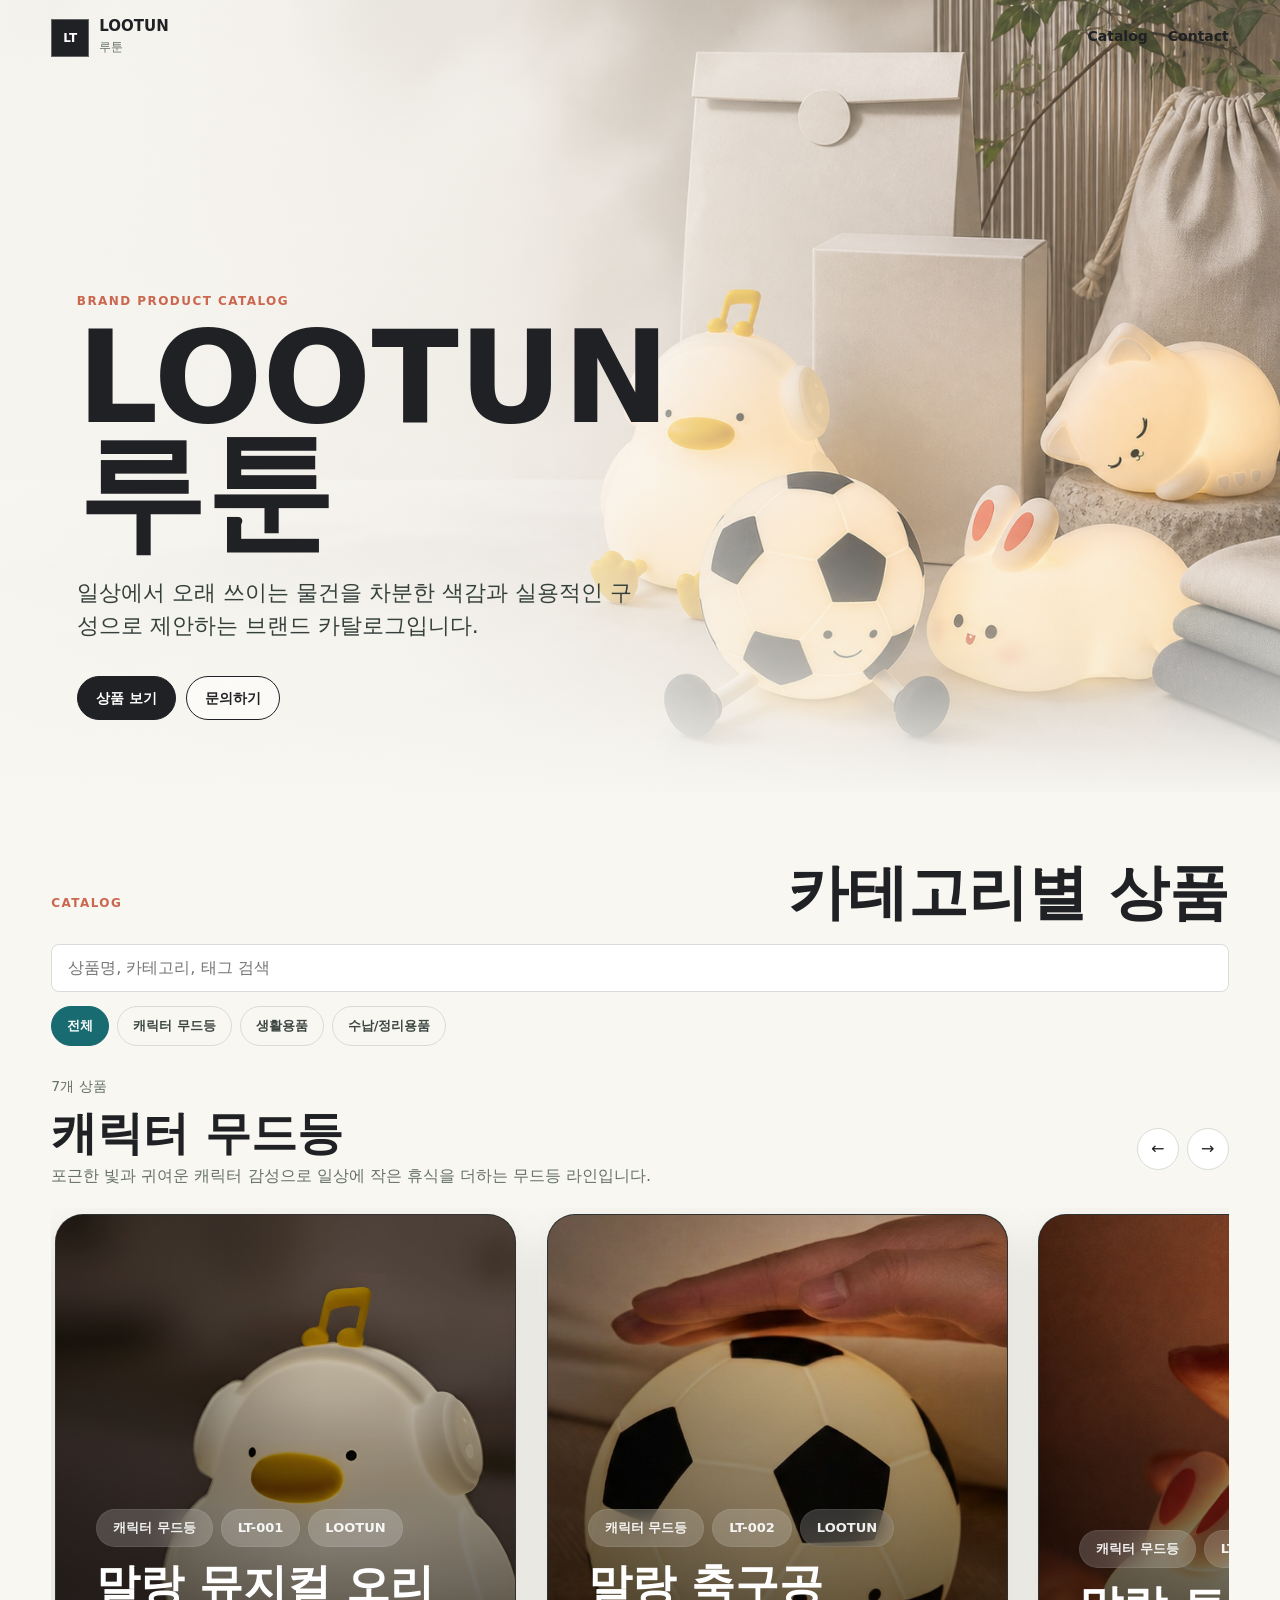
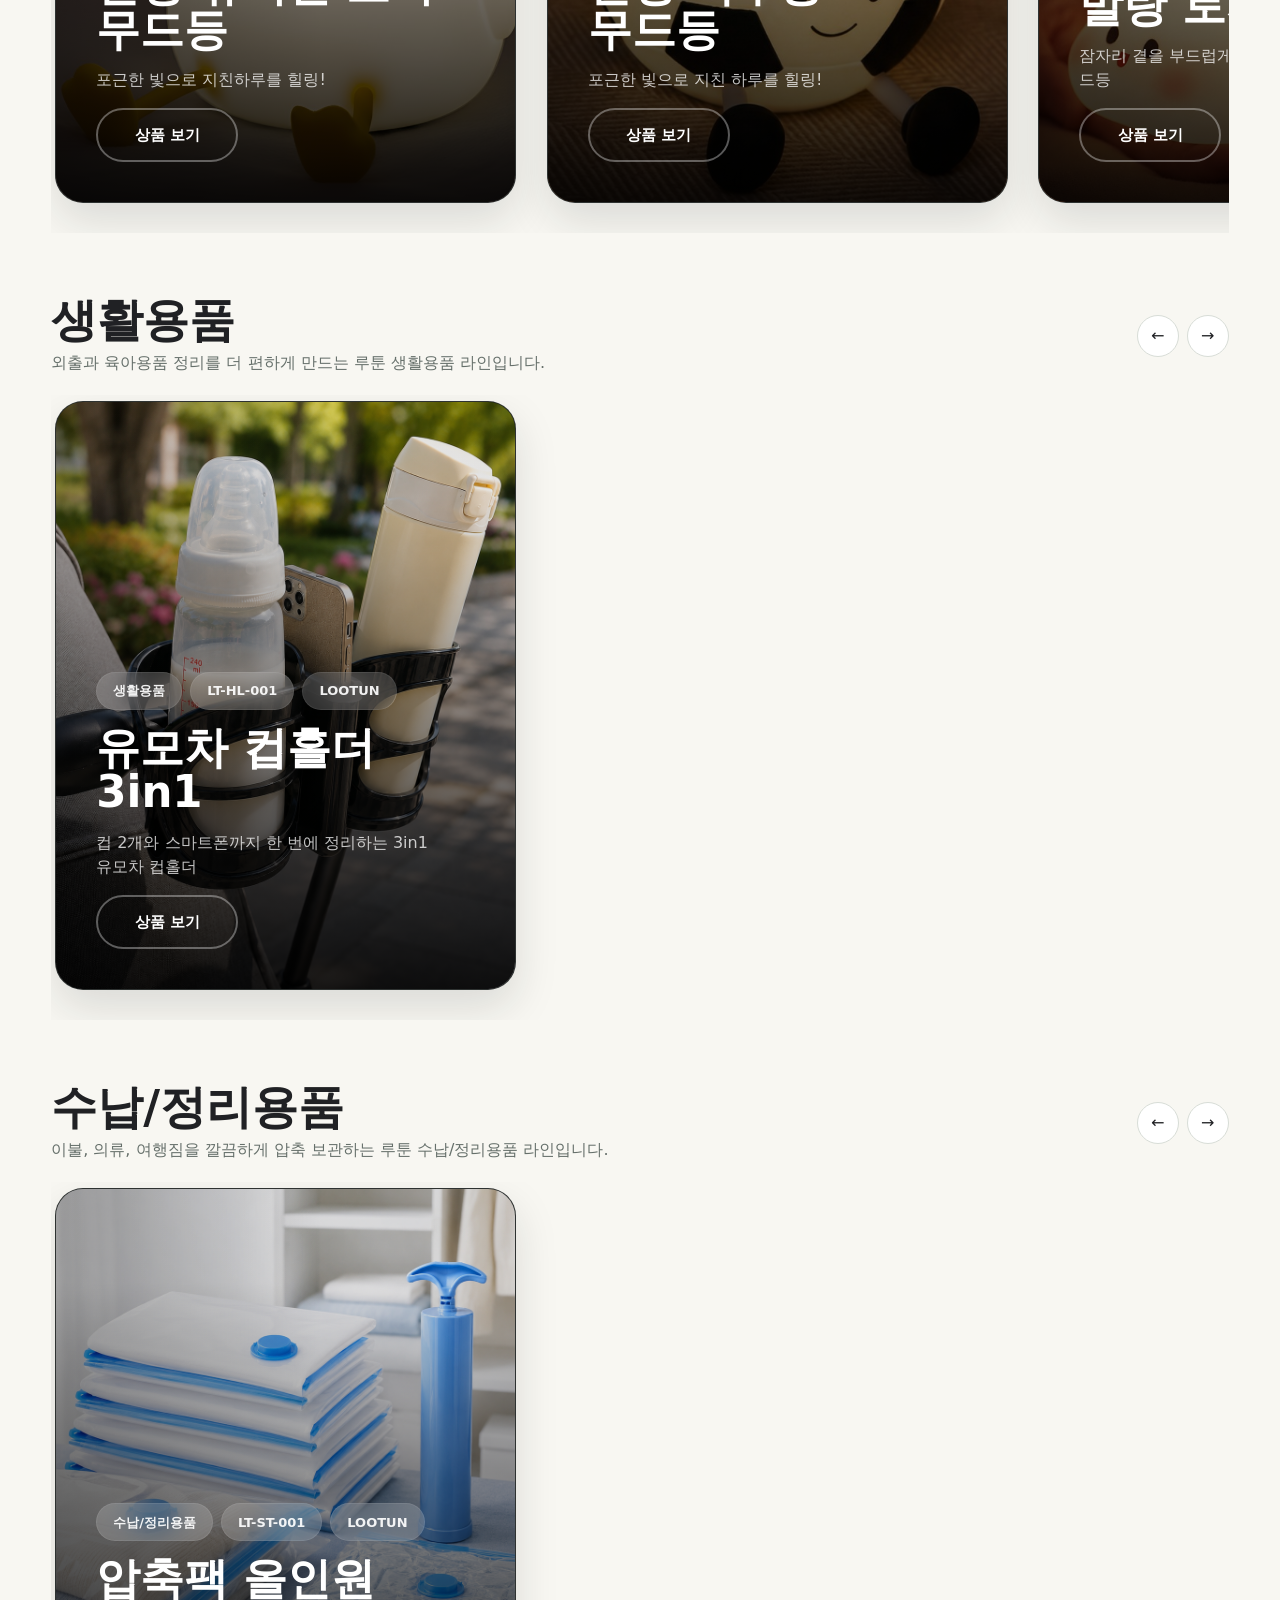
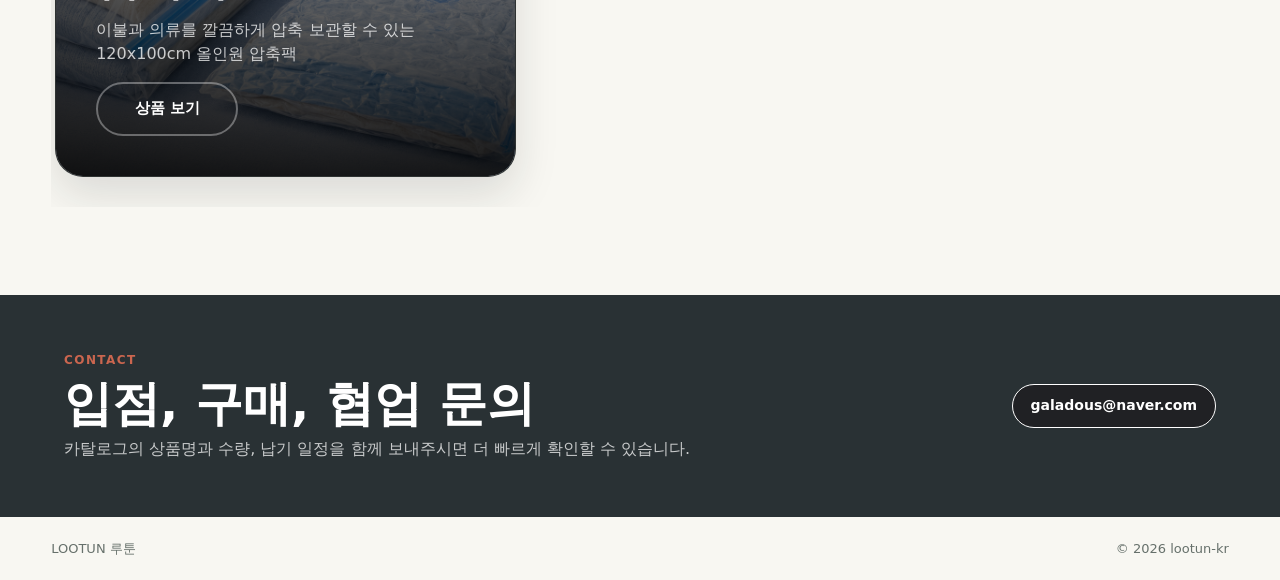
<file: index.html>
<!doctype html>
<html lang="ko">
  <head>
    <meta charset="utf-8" />
    <meta name="viewport" content="width=device-width, initial-scale=1" />
    <title>LOOTUN 루툰 | Brand Catalog</title>
    <meta
      name="description"
      content="LOOTUN 루툰 브랜드 상품 카탈로그. 카테고리별 상품을 둘러보고 상세 정보를 확인하세요."
    />
    <meta property="og:title" content="LOOTUN 루툰 | Brand Catalog" />
    <meta
      property="og:description"
      content="LOOTUN 루툰 브랜드 상품 카탈로그."
    />
    <meta property="og:image" content="assets/images/lootun-catalog-hero.png" />
    <link rel="stylesheet" href="styles.css?v=20260717-csv-refresh" />
  </head>
  <body>
    <header class="site-header" data-header>
      <a class="brand-mark" href="index.html" aria-label="LOOTUN 홈">
        <span class="brand-symbol">LT</span>
        <span>
          <strong>LOOTUN</strong>
          <small>루툰</small>
        </span>
      </a>
      <nav class="top-nav" aria-label="주요 메뉴">
        <a href="#catalog">Catalog</a>
        <a href="#contact">Contact</a>
      </nav>
    </header>

    <main>
      <section class="hero">
        <img
          class="hero-image"
          src="assets/images/lootun-catalog-hero.png"
          alt="LOOTUN 루툰 브랜드 패키지와 패브릭 제품 비주얼"
        />
        <div class="hero-scrim"></div>
        <div class="hero-content">
          <p class="eyebrow">BRAND PRODUCT CATALOG</p>
          <h1>LOOTUN 루툰</h1>
          <p>
            일상에서 오래 쓰이는 물건을 차분한 색감과 실용적인 구성으로
            제안하는 브랜드 카탈로그입니다.
          </p>
          <div class="hero-actions">
            <a class="button primary" href="#catalog">상품 보기</a>
            <a class="button ghost" href="#contact">문의하기</a>
          </div>
        </div>
      </section>

      <section class="catalog-shell" id="catalog" aria-labelledby="catalog-title">
        <div class="section-heading">
          <p class="eyebrow">CATALOG</p>
          <h2 id="catalog-title">카테고리별 상품</h2>
        </div>

        <div class="catalog-toolbar" aria-label="상품 탐색 도구">
          <label class="search-field">
            <span class="visually-hidden">상품 검색</span>
            <input
              type="search"
              id="product-search"
              placeholder="상품명, 카테고리, 태그 검색"
              autocomplete="off"
            />
          </label>
          <div class="category-tabs" id="category-tabs" aria-label="카테고리 필터"></div>
        </div>

        <div class="status-line" id="catalog-status" role="status" aria-live="polite"></div>
        <div class="category-stack" id="category-stack"></div>
      </section>

      <section class="contact-band" id="contact" aria-labelledby="contact-title">
        <div>
          <p class="eyebrow">CONTACT</p>
          <h2 id="contact-title">입점, 구매, 협업 문의</h2>
          <p>
            카탈로그의 상품명과 수량, 납기 일정을 함께 보내주시면 더 빠르게
            확인할 수 있습니다.
          </p>
        </div>
        <a class="button primary dark" href="mailto:galadous@naver.com">galadous@naver.com</a>
      </section>
    </main>

    <footer class="site-footer">
      <span>LOOTUN 루툰</span>
      <span>© <span id="year"></span> lootun-kr</span>
    </footer>

    <script src="script.js?v=20260717-csv-refresh"></script>
  </body>
</html>
</file>
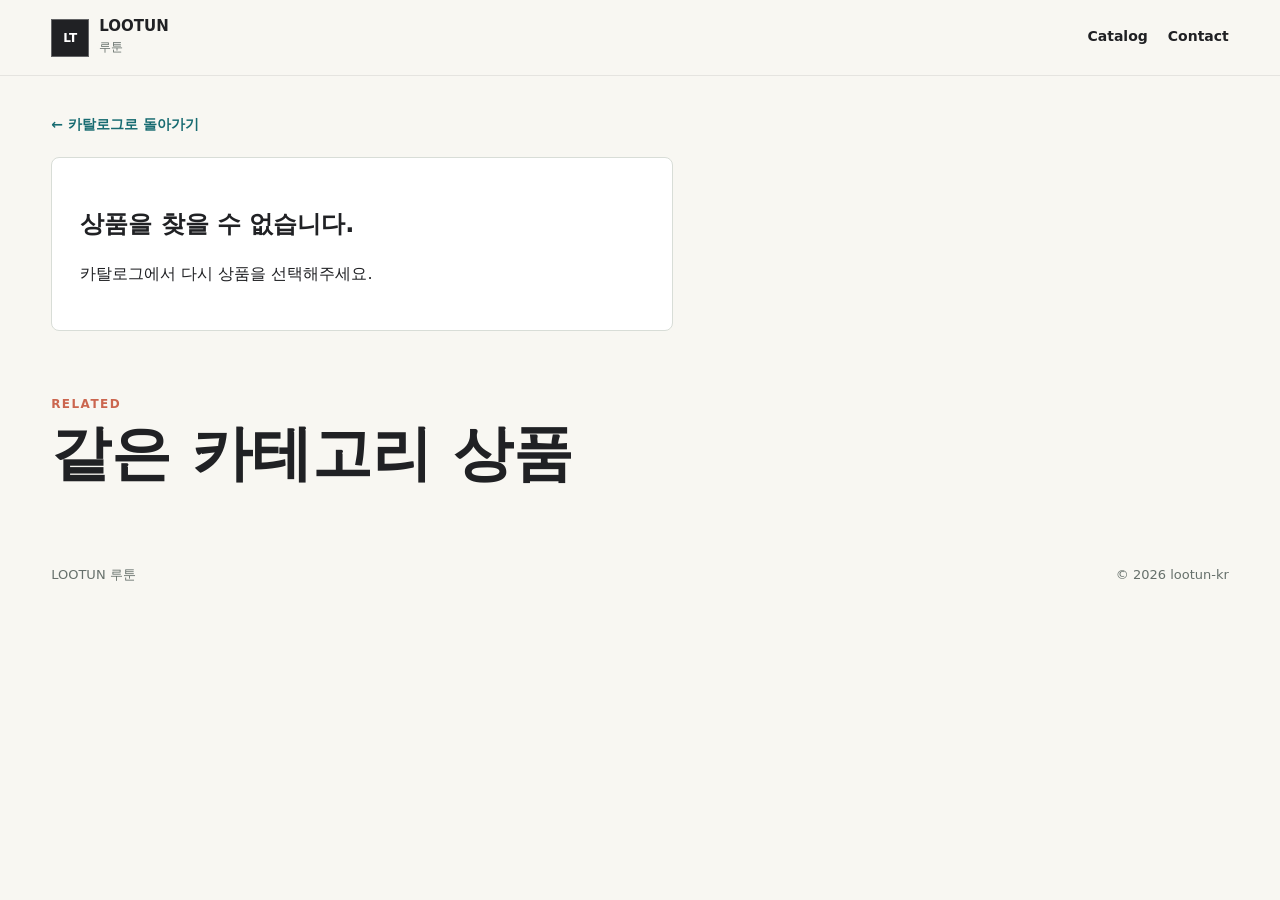
<file: product.html>
<!doctype html>
<html lang="ko">
  <head>
    <meta charset="utf-8" />
    <meta name="viewport" content="width=device-width, initial-scale=1" />
    <title>LOOTUN 루툰 | Product Detail</title>
    <meta
      name="description"
      content="LOOTUN 루툰 상품 상세 정보."
    />
    <link rel="stylesheet" href="styles.css?v=20260717-csv-refresh" />
  </head>
  <body>
    <header class="site-header solid">
      <a class="brand-mark" href="index.html" aria-label="LOOTUN 홈">
        <span class="brand-symbol">LT</span>
        <span>
          <strong>LOOTUN</strong>
          <small>루툰</small>
        </span>
      </a>
      <nav class="top-nav" aria-label="주요 메뉴">
        <a href="index.html#catalog">Catalog</a>
        <a href="index.html#contact">Contact</a>
      </nav>
    </header>

    <main class="detail-main">
      <a class="back-link" href="index.html#catalog">← 카탈로그로 돌아가기</a>
      <section class="product-detail" id="product-detail" aria-live="polite"></section>
      <section class="detail-image-section" id="detail-image-section" aria-label="상품 상세 이미지"></section>
      <section class="related-section" aria-labelledby="related-title">
        <div class="section-heading compact">
          <p class="eyebrow">RELATED</p>
          <h2 id="related-title">같은 카테고리 상품</h2>
        </div>
        <div class="related-grid" id="related-grid"></div>
      </section>
    </main>

    <footer class="site-footer">
      <span>LOOTUN 루툰</span>
      <span>© <span id="year"></span> lootun-kr</span>
    </footer>

    <script src="script.js?v=20260717-csv-refresh"></script>
  </body>
</html>
</file>
<file: styles.css>
:root {
  --ink: #202124;
  --muted: #66706b;
  --line: #d8ddd7;
  --paper: #f8f7f2;
  --white: #ffffff;
  --sage: #60786b;
  --teal: #176b71;
  --coral: #cb664f;
  --gold: #c49a45;
  --charcoal: #293134;
  --shadow: 0 28px 72px rgba(18, 23, 22, 0.2);
  color-scheme: light;
}

* {
  box-sizing: border-box;
}

html {
  scroll-behavior: smooth;
}

body {
  margin: 0;
  background: var(--paper);
  color: var(--ink);
  font-family:
    Inter, ui-sans-serif, system-ui, -apple-system, BlinkMacSystemFont, "Segoe UI",
    sans-serif;
  line-height: 1.5;
  letter-spacing: 0;
}

a {
  color: inherit;
  text-decoration: none;
}

button,
input {
  font: inherit;
  letter-spacing: 0;
}

img {
  display: block;
  max-width: 100%;
}

.site-header {
  align-items: center;
  display: flex;
  gap: 24px;
  justify-content: space-between;
  left: 0;
  padding: 18px clamp(20px, 4vw, 56px);
  position: fixed;
  right: 0;
  top: 0;
  transition:
    background 180ms ease,
    border-color 180ms ease,
    color 180ms ease;
  z-index: 20;
}

.site-header.is-scrolled,
.site-header.solid {
  background: rgba(248, 247, 242, 0.94);
  border-bottom: 1px solid rgba(32, 33, 36, 0.09);
  color: var(--ink);
  backdrop-filter: blur(16px);
}

.brand-mark {
  align-items: center;
  display: inline-flex;
  gap: 10px;
  min-width: 0;
}

.brand-symbol {
  align-items: center;
  background: var(--ink);
  border: 1px solid rgba(255, 255, 255, 0.3);
  color: var(--white);
  display: inline-flex;
  height: 38px;
  justify-content: center;
  width: 38px;
  font-size: 12px;
  font-weight: 800;
}

.brand-mark strong {
  display: block;
  font-size: 15px;
  line-height: 1;
}

.brand-mark small {
  color: var(--muted);
  display: block;
  font-size: 12px;
  margin-top: 4px;
}

.top-nav {
  align-items: center;
  display: flex;
  gap: 20px;
  font-size: 14px;
  font-weight: 700;
}

.top-nav a {
  border-bottom: 2px solid transparent;
  padding: 8px 0;
}

.top-nav a:hover {
  border-color: currentColor;
}

.hero {
  align-items: flex-end;
  display: grid;
  min-height: 88svh;
  overflow: hidden;
  padding: 120px clamp(20px, 6vw, 88px) 72px;
  position: relative;
}

.hero-image,
.hero-scrim {
  inset: 0;
  position: absolute;
}

.hero-image {
  height: 100%;
  object-fit: cover;
  object-position: center;
  width: 100%;
  z-index: -2;
}

.hero-scrim {
  background:
    linear-gradient(90deg, rgba(248, 247, 242, 0.94) 0%, rgba(248, 247, 242, 0.78) 36%, rgba(248, 247, 242, 0.2) 75%),
    linear-gradient(0deg, rgba(248, 247, 242, 0.96) 0%, rgba(248, 247, 242, 0) 34%);
  z-index: -1;
}

.hero-content {
  max-width: 680px;
}

.eyebrow {
  color: var(--coral);
  font-size: 12px;
  font-weight: 800;
  letter-spacing: 0.12em;
  margin: 0 0 10px;
}

.hero h1 {
  font-size: clamp(54px, 11vw, 128px);
  line-height: 0.9;
  margin: 0;
  word-break: keep-all;
}

.hero p:not(.eyebrow) {
  color: #35403c;
  font-size: clamp(17px, 2vw, 22px);
  margin: 26px 0 0;
  max-width: 570px;
}

.hero-actions {
  display: flex;
  flex-wrap: wrap;
  gap: 10px;
  margin-top: 34px;
}

.button {
  align-items: center;
  border: 1px solid var(--ink);
  border-radius: 999px;
  display: inline-flex;
  font-size: 14px;
  font-weight: 800;
  justify-content: center;
  min-height: 44px;
  padding: 0 18px;
  transition:
    background 160ms ease,
    color 160ms ease,
    transform 160ms ease;
}

.button:hover {
  transform: translateY(-1px);
}

.button.primary {
  background: var(--ink);
  color: var(--white);
}

.button.ghost {
  background: rgba(255, 255, 255, 0.46);
}

.button.solid-ghost {
  background: var(--white);
  border-color: var(--line);
  color: var(--ink);
}

.button.dark {
  border-color: var(--white);
}

.button.unavailable {
  background: #eef0eb;
  border-color: var(--line);
  color: #777f7a;
  cursor: not-allowed;
}

.button.unavailable:hover {
  transform: none;
}

.catalog-shell {
  padding: 70px clamp(18px, 4vw, 56px) 46px;
}

.section-heading {
  align-items: end;
  display: flex;
  gap: 24px;
  justify-content: space-between;
  margin: 0 auto 22px;
  max-width: 1320px;
}

.section-heading.compact {
  align-items: start;
  display: block;
  margin-bottom: 16px;
}

.section-heading h2 {
  font-size: clamp(30px, 5vw, 60px);
  line-height: 1;
  margin: 0;
  word-break: keep-all;
}

.catalog-toolbar {
  display: grid;
  gap: 14px;
  margin: 0 auto 26px;
  max-width: 1320px;
}

.search-field input {
  background: var(--white);
  border: 1px solid var(--line);
  border-radius: 8px;
  color: var(--ink);
  min-height: 48px;
  outline: none;
  padding: 0 16px;
  width: 100%;
}

.search-field input:focus {
  border-color: var(--teal);
  box-shadow: 0 0 0 3px rgba(23, 107, 113, 0.13);
}

.category-tabs {
  display: flex;
  gap: 8px;
  overflow-x: auto;
  padding-bottom: 4px;
  scrollbar-width: none;
}

.category-tabs::-webkit-scrollbar {
  display: none;
}

.tab-button {
  background: transparent;
  border: 1px solid var(--line);
  border-radius: 999px;
  color: #3d4642;
  cursor: pointer;
  flex: 0 0 auto;
  font-size: 13px;
  font-weight: 800;
  min-height: 40px;
  padding: 0 15px;
}

.tab-button.is-active {
  background: var(--teal);
  border-color: var(--teal);
  color: var(--white);
}

.status-line {
  color: var(--muted);
  font-size: 14px;
  margin: 0 auto 12px;
  max-width: 1320px;
  min-height: 22px;
}

.category-stack {
  display: grid;
  gap: 64px;
  margin: 0 auto;
  max-width: 1320px;
}

.category-rail {
  min-width: 0;
}

.rail-header {
  align-items: center;
  display: flex;
  gap: 16px;
  justify-content: space-between;
  margin-bottom: 20px;
}

.rail-title h3 {
  font-size: clamp(28px, 3.6vw, 48px);
  line-height: 1;
  margin: 0 0 8px;
  word-break: keep-all;
}

.rail-title p {
  color: var(--muted);
  margin: 0;
  max-width: 720px;
}

.rail-controls {
  display: flex;
  gap: 8px;
}

.icon-button {
  align-items: center;
  background: var(--white);
  border: 1px solid var(--line);
  border-radius: 999px;
  color: var(--ink);
  cursor: pointer;
  display: inline-flex;
  height: 42px;
  justify-content: center;
  width: 42px;
}

.icon-button:hover {
  border-color: var(--teal);
  color: var(--teal);
}

.product-rail {
  display: grid;
  gap: clamp(18px, 2.4vw, 34px);
  grid-auto-columns: clamp(340px, 36vw, 500px);
  grid-auto-flow: column;
  overflow-x: auto;
  overscroll-behavior-inline: contain;
  padding: 6px clamp(18px, 5vw, 64px) 30px 4px;
  scroll-padding-inline: 4px;
  scroll-snap-type: inline mandatory;
  scrollbar-color: #b8c1ba transparent;
  cursor: grab;
  user-select: none;
}

.product-card {
  background: #111615;
  border: 1px solid rgba(255, 255, 255, 0.12);
  border-radius: 28px;
  box-shadow: 0 18px 44px rgba(26, 31, 30, 0.13);
  color: var(--white);
  display: block;
  min-height: clamp(520px, 46vw, 660px);
  overflow: hidden;
  position: relative;
  scroll-snap-align: start;
  transition:
    box-shadow 160ms ease,
    transform 160ms ease,
    border-color 160ms ease,
    filter 160ms ease;
}

.product-card:hover,
.product-card:focus-visible {
  border-color: rgba(255, 255, 255, 0.36);
  box-shadow: var(--shadow);
  filter: saturate(1.08);
  outline: none;
  transform: translateY(-8px);
}

.product-art {
  align-items: center;
  background:
    radial-gradient(circle at 80% 18%, color-mix(in srgb, var(--card-c), white 38%), transparent 24%),
    radial-gradient(circle at 18% 70%, color-mix(in srgb, var(--card-a), black 12%), transparent 30%),
    linear-gradient(135deg, color-mix(in srgb, var(--card-a), black 8%), var(--card-b));
  display: flex;
  inset: 0;
  justify-content: center;
  min-height: 100%;
  overflow: hidden;
  padding: clamp(30px, 5vw, 58px);
  position: absolute;
  transition: transform 460ms ease;
}

.product-art.has-image {
  background: #111615;
  padding: 0;
}

.product-art.has-image img {
  height: 100%;
  object-fit: cover;
  width: 100%;
  transition: transform 460ms ease;
}

.product-card:hover .product-art,
.product-card:focus-visible .product-art,
.product-card:hover .product-art img,
.product-card:focus-visible .product-art img {
  transform: scale(1.04);
}

.product-shape {
  background:
    linear-gradient(145deg, rgba(255, 255, 255, 0.92), rgba(255, 255, 255, 0.58)),
    linear-gradient(135deg, var(--card-a), var(--card-b));
  border: 1px solid rgba(255, 255, 255, 0.38);
  border-radius: 22px;
  box-shadow:
    0 36px 80px rgba(0, 0, 0, 0.32),
    inset 0 1px 0 rgba(255, 255, 255, 0.72);
  height: 46%;
  position: relative;
  transform: rotate(-5deg) translateY(-10px);
  width: 68%;
}

.product-shape::after {
  background:
    linear-gradient(90deg, rgba(255, 255, 255, 0.36), transparent),
    var(--card-c);
  bottom: 14%;
  content: "";
  height: 24%;
  left: -8%;
  position: absolute;
  right: -8%;
  transform: rotate(10deg);
}

.card-scrim {
  background:
    linear-gradient(180deg, rgba(0, 0, 0, 0.1) 16%, rgba(0, 0, 0, 0.5) 58%, rgba(0, 0, 0, 0.9) 100%),
    linear-gradient(90deg, rgba(0, 0, 0, 0.28), transparent 58%);
  inset: 0;
  position: absolute;
  z-index: 1;
}

.product-body {
  bottom: 0;
  display: grid;
  gap: 16px;
  left: 0;
  padding: clamp(26px, 4vw, 40px);
  position: absolute;
  right: 0;
  z-index: 2;
}

.product-kicker {
  color: var(--teal);
  font-size: 12px;
  font-weight: 900;
  letter-spacing: 0.08em;
  text-transform: uppercase;
}

.card-pills {
  display: flex;
  flex-wrap: wrap;
  gap: 8px;
}

.card-pills span {
  align-items: center;
  background: rgba(255, 255, 255, 0.18);
  border: 1px solid rgba(255, 255, 255, 0.08);
  border-radius: 999px;
  color: rgba(255, 255, 255, 0.92);
  display: inline-flex;
  font-size: 13px;
  font-weight: 800;
  min-height: 38px;
  padding: 0 16px;
  backdrop-filter: blur(14px);
}

.product-card h4 {
  font-size: clamp(32px, 3.4vw, 48px);
  font-weight: 800;
  line-height: 1.02;
  margin: 0;
  word-break: keep-all;
}

.product-card p {
  color: rgba(255, 255, 255, 0.76);
  font-size: 16px;
  margin: 0;
  max-width: 90%;
}

.model-line {
  color: var(--teal);
  font-size: 14px;
  font-weight: 900;
  letter-spacing: 0.08em;
  margin: -8px 0 0;
  text-transform: uppercase;
}

.detail-link {
  align-items: center;
  border: 2px solid rgba(255, 255, 255, 0.34);
  border-radius: 999px;
  color: var(--white);
  display: inline-flex;
  font-size: 15px;
  font-weight: 900;
  justify-content: center;
  min-height: 54px;
  width: 142px;
}

.product-card.compact {
  border-radius: 22px;
  min-height: 380px;
}

.product-card.compact h4 {
  font-size: clamp(24px, 2.4vw, 34px);
}

.product-rail.is-dragging {
  cursor: grabbing;
  scroll-snap-type: none;
}

.contact-band {
  align-items: center;
  background: var(--charcoal);
  color: var(--white);
  display: flex;
  gap: 24px;
  justify-content: space-between;
  margin-top: 42px;
  padding: 56px clamp(20px, 5vw, 72px);
}

.contact-band p:not(.eyebrow) {
  color: rgba(255, 255, 255, 0.74);
  margin: 10px 0 0;
  max-width: 650px;
}

.contact-band h2 {
  font-size: clamp(28px, 4vw, 48px);
  line-height: 1;
  margin: 0;
  word-break: keep-all;
}

.site-footer {
  align-items: center;
  color: var(--muted);
  display: flex;
  font-size: 13px;
  justify-content: space-between;
  padding: 22px clamp(20px, 4vw, 56px);
}

.detail-main {
  padding: 112px clamp(18px, 4vw, 56px) 44px;
}

.back-link {
  color: var(--teal);
  display: inline-flex;
  font-size: 14px;
  font-weight: 900;
  margin-bottom: 22px;
}

.product-detail {
  display: grid;
  gap: 28px;
  grid-template-columns: minmax(0, 0.92fr) minmax(320px, 0.78fr);
  margin: 0 auto 56px;
  max-width: 1180px;
}

.detail-media {
  display: grid;
  gap: 12px;
  min-width: 0;
}

.detail-art {
  background:
    radial-gradient(circle at 75% 20%, rgba(255, 255, 255, 0.58), transparent 32%),
    linear-gradient(135deg, var(--card-a), var(--card-b));
  border-radius: 28px;
  box-shadow: 0 22px 54px rgba(24, 31, 30, 0.14);
  min-height: 560px;
  overflow: hidden;
  position: relative;
}

.detail-art img {
  height: 100%;
  object-fit: cover;
  width: 100%;
}

.detail-art .product-shape {
  bottom: 44px;
  height: 220px;
  left: 38px;
  position: absolute;
  width: min(360px, 72%);
}

.thumbnail-strip {
  display: grid;
  gap: 10px;
  grid-template-columns: repeat(auto-fill, minmax(82px, 1fr));
}

.thumbnail-strip img {
  aspect-ratio: 1;
  background: var(--white);
  border: 1px solid var(--line);
  border-radius: 8px;
  height: 100%;
  object-fit: cover;
  width: 100%;
}

.detail-copy {
  align-content: center;
  display: grid;
  gap: 20px;
}

.detail-copy h1 {
  font-size: clamp(36px, 5vw, 58px);
  line-height: 1.04;
  margin: 0;
  word-break: keep-all;
}

.detail-copy .summary {
  color: #45504c;
  font-size: 18px;
  margin: 0;
}

.store-actions {
  display: flex;
  flex-wrap: wrap;
  gap: 10px;
}

.tag-list,
.spec-list {
  display: flex;
  flex-wrap: wrap;
  gap: 8px;
  margin: 0;
  padding: 0;
}

.tag-list li,
.spec-list li {
  background: var(--white);
  border: 1px solid var(--line);
  border-radius: 999px;
  list-style: none;
  padding: 8px 12px;
}

.spec-panel {
  background: rgba(255, 255, 255, 0.72);
  border: 1px solid var(--line);
  border-radius: 8px;
  padding: 18px;
}

.spec-panel h2 {
  font-size: 18px;
  margin: 0 0 12px;
}

.detail-image-section {
  margin: 0 auto 64px;
  max-width: 1040px;
}

.detail-image-stack {
  background: #f5edcf;
  border-radius: 8px;
  display: grid;
  gap: 0;
  overflow: hidden;
}

.detail-image-stack img {
  display: block;
  height: auto;
  width: 100%;
}

.related-section {
  margin: 0 auto;
  max-width: 1180px;
}

.related-grid {
  display: grid;
  gap: 16px;
  grid-template-columns: repeat(auto-fit, minmax(220px, 1fr));
}

.empty-state {
  background: var(--white);
  border: 1px solid var(--line);
  border-radius: 8px;
  padding: 28px;
}

.visually-hidden {
  clip: rect(0 0 0 0);
  clip-path: inset(50%);
  height: 1px;
  overflow: hidden;
  position: absolute;
  white-space: nowrap;
  width: 1px;
}

@media (max-width: 860px) {
  .site-header {
    padding: 14px 18px;
  }

  .top-nav {
    gap: 12px;
  }

  .hero {
    min-height: 82svh;
    padding: 112px 20px 58px;
  }

  .hero-scrim {
    background:
      linear-gradient(90deg, rgba(248, 247, 242, 0.94) 0%, rgba(248, 247, 242, 0.68) 62%, rgba(248, 247, 242, 0.28) 100%),
      linear-gradient(0deg, rgba(248, 247, 242, 0.96) 0%, rgba(248, 247, 242, 0) 42%);
  }

  .section-heading,
  .rail-header,
  .contact-band,
  .site-footer {
    align-items: flex-start;
    flex-direction: column;
  }

  .rail-controls {
    display: none;
  }

  .product-rail {
    grid-auto-columns: minmax(286px, 82%);
    padding-right: 48px;
  }

  .product-detail {
    grid-template-columns: 1fr;
  }

  .detail-art {
    min-height: 420px;
  }
}

@media (max-width: 520px) {
  .brand-mark small {
    display: none;
  }

  .hero h1 {
    font-size: 52px;
  }

  .button {
    width: 100%;
  }

  .product-card {
    border-radius: 24px;
    min-height: 500px;
  }

  .product-card h4 {
    font-size: 32px;
  }

  .product-card p {
    font-size: 15px;
    max-width: 100%;
  }

  .product-body {
    padding: 24px;
  }

  .card-pills span {
    min-height: 34px;
    padding: 0 13px;
  }
}
</file>
